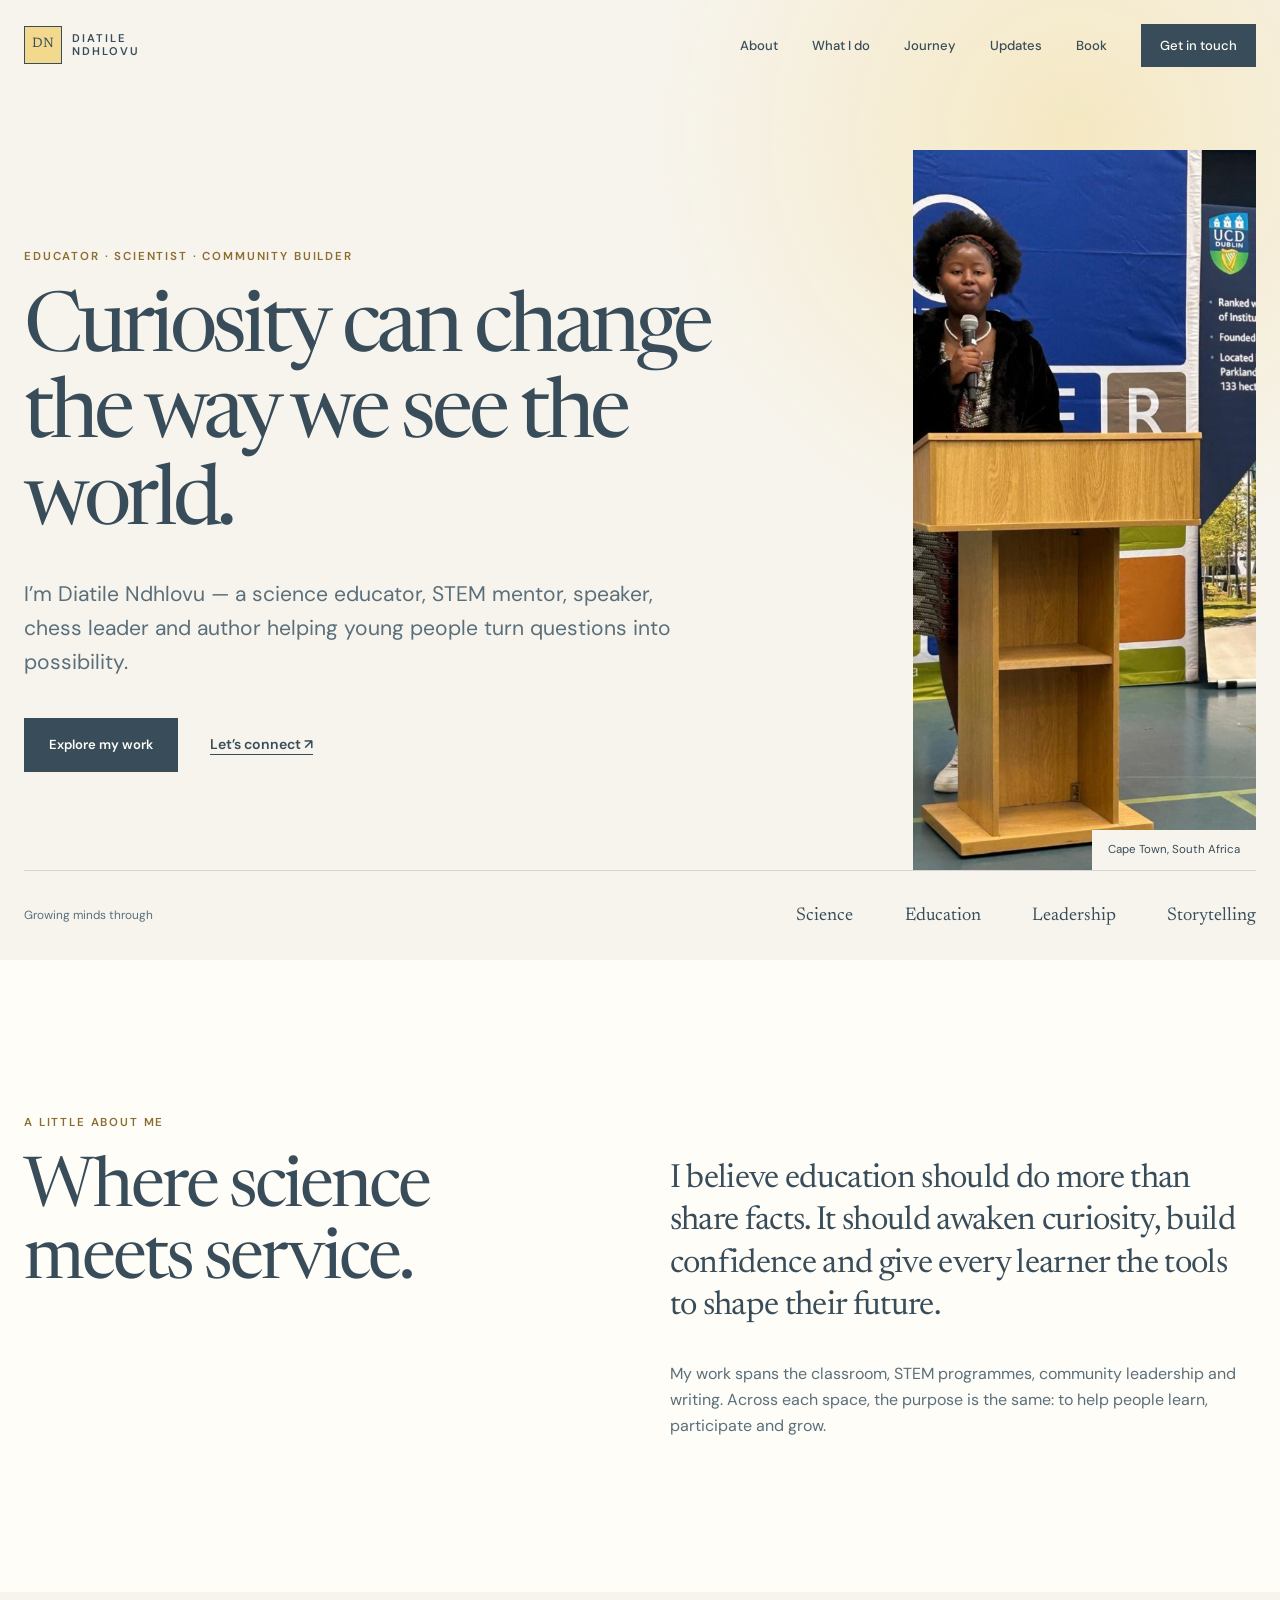
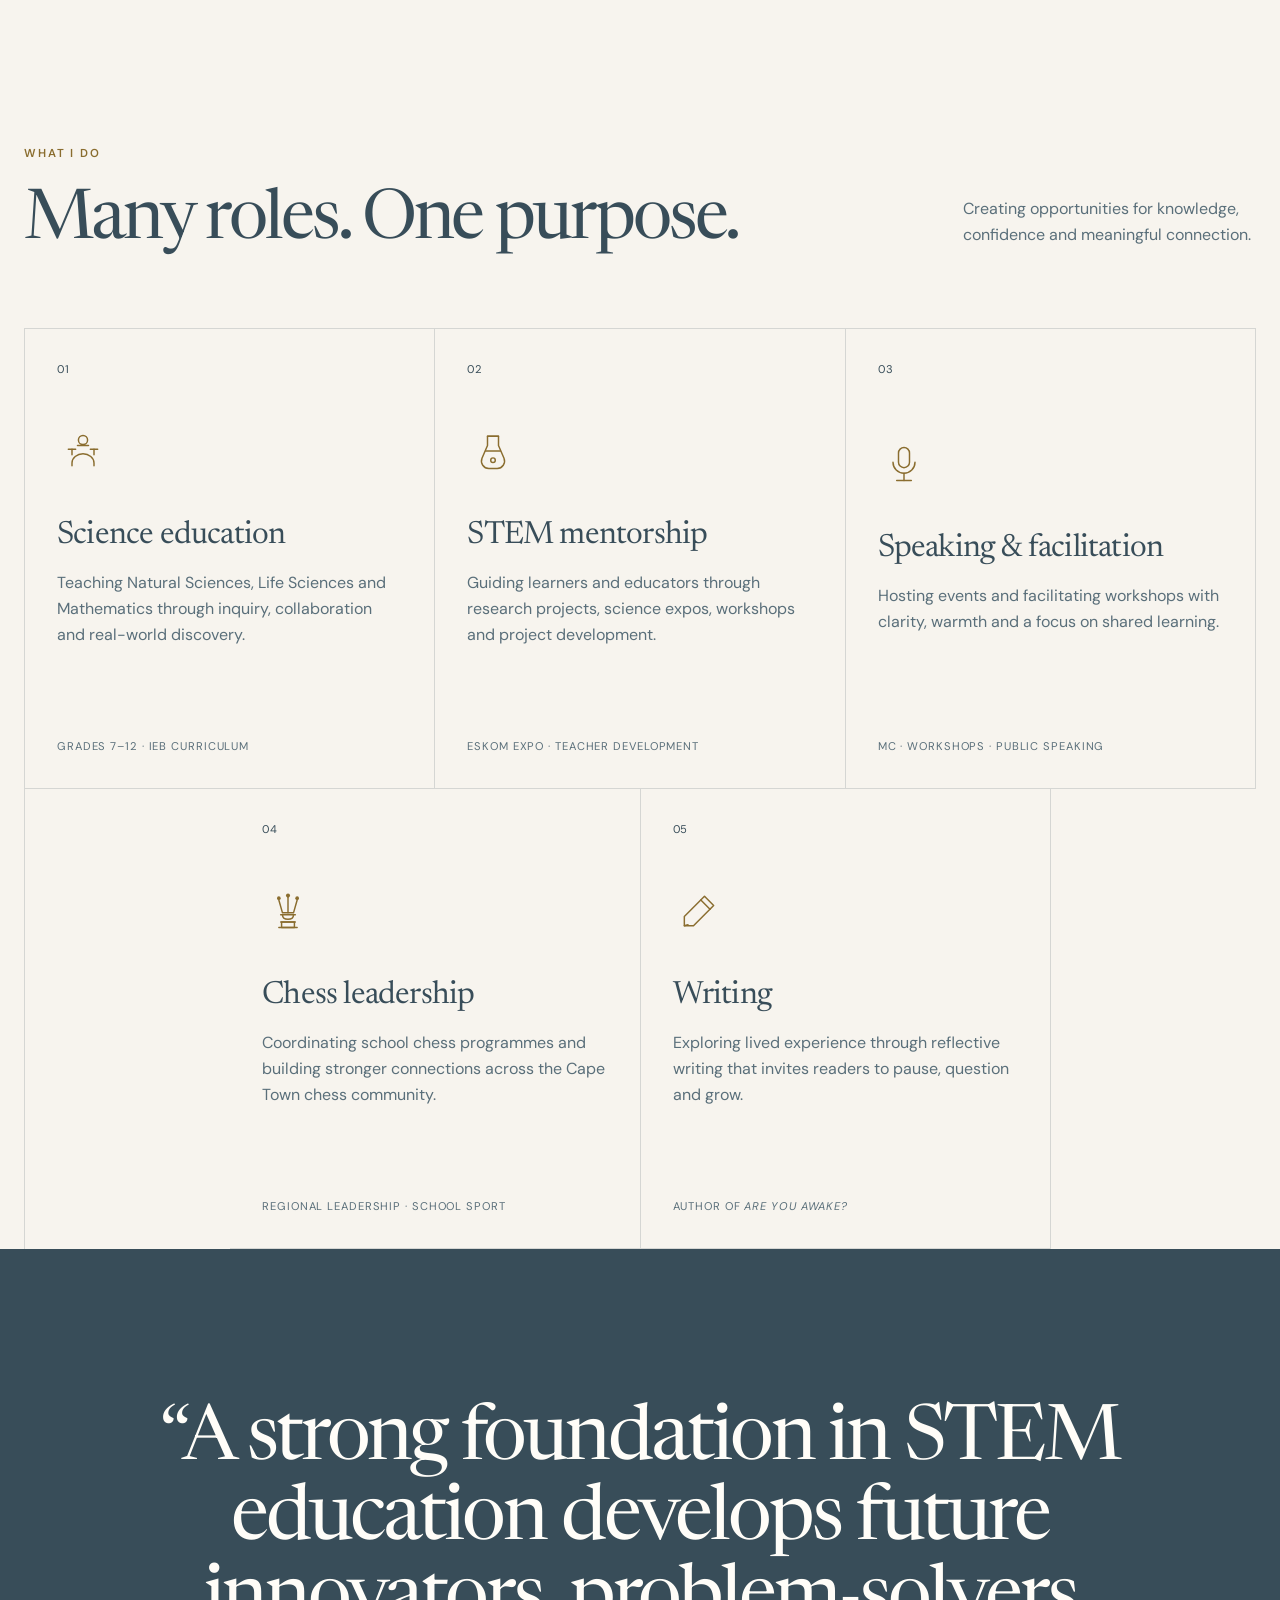
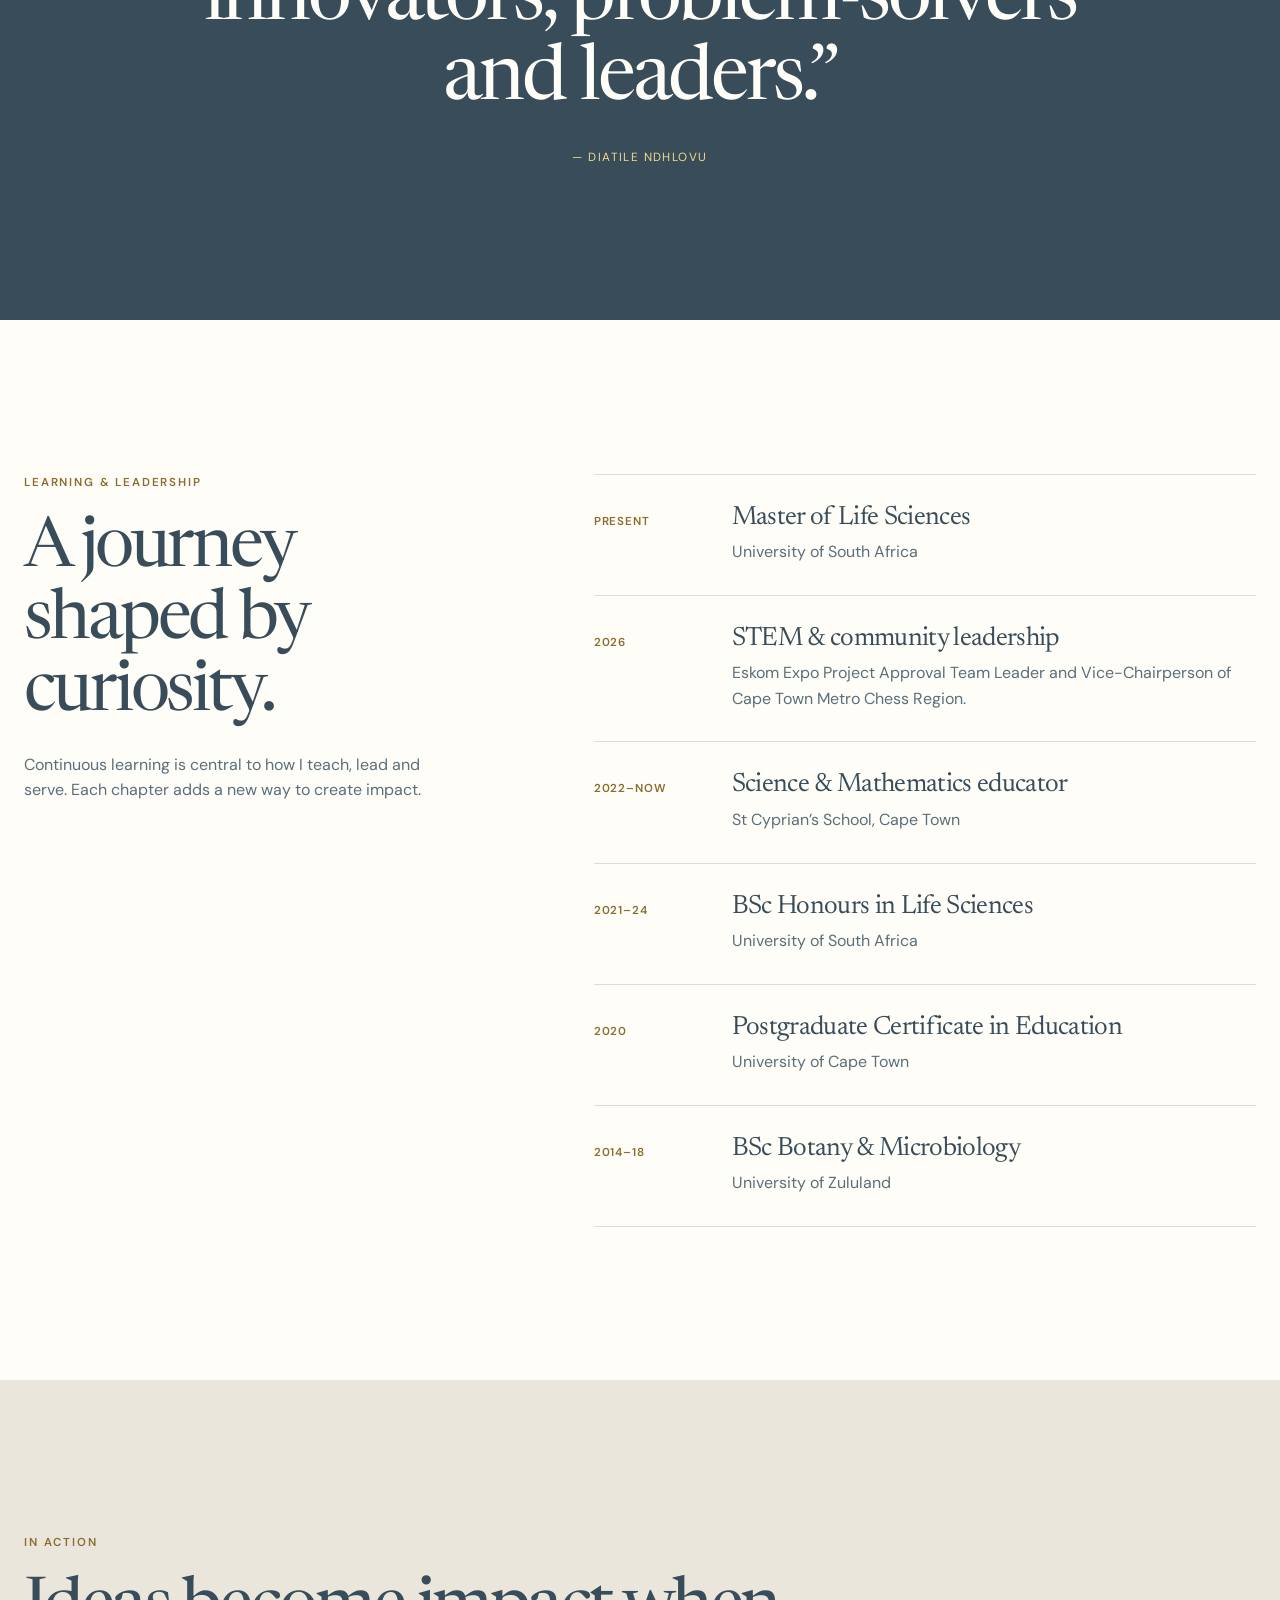
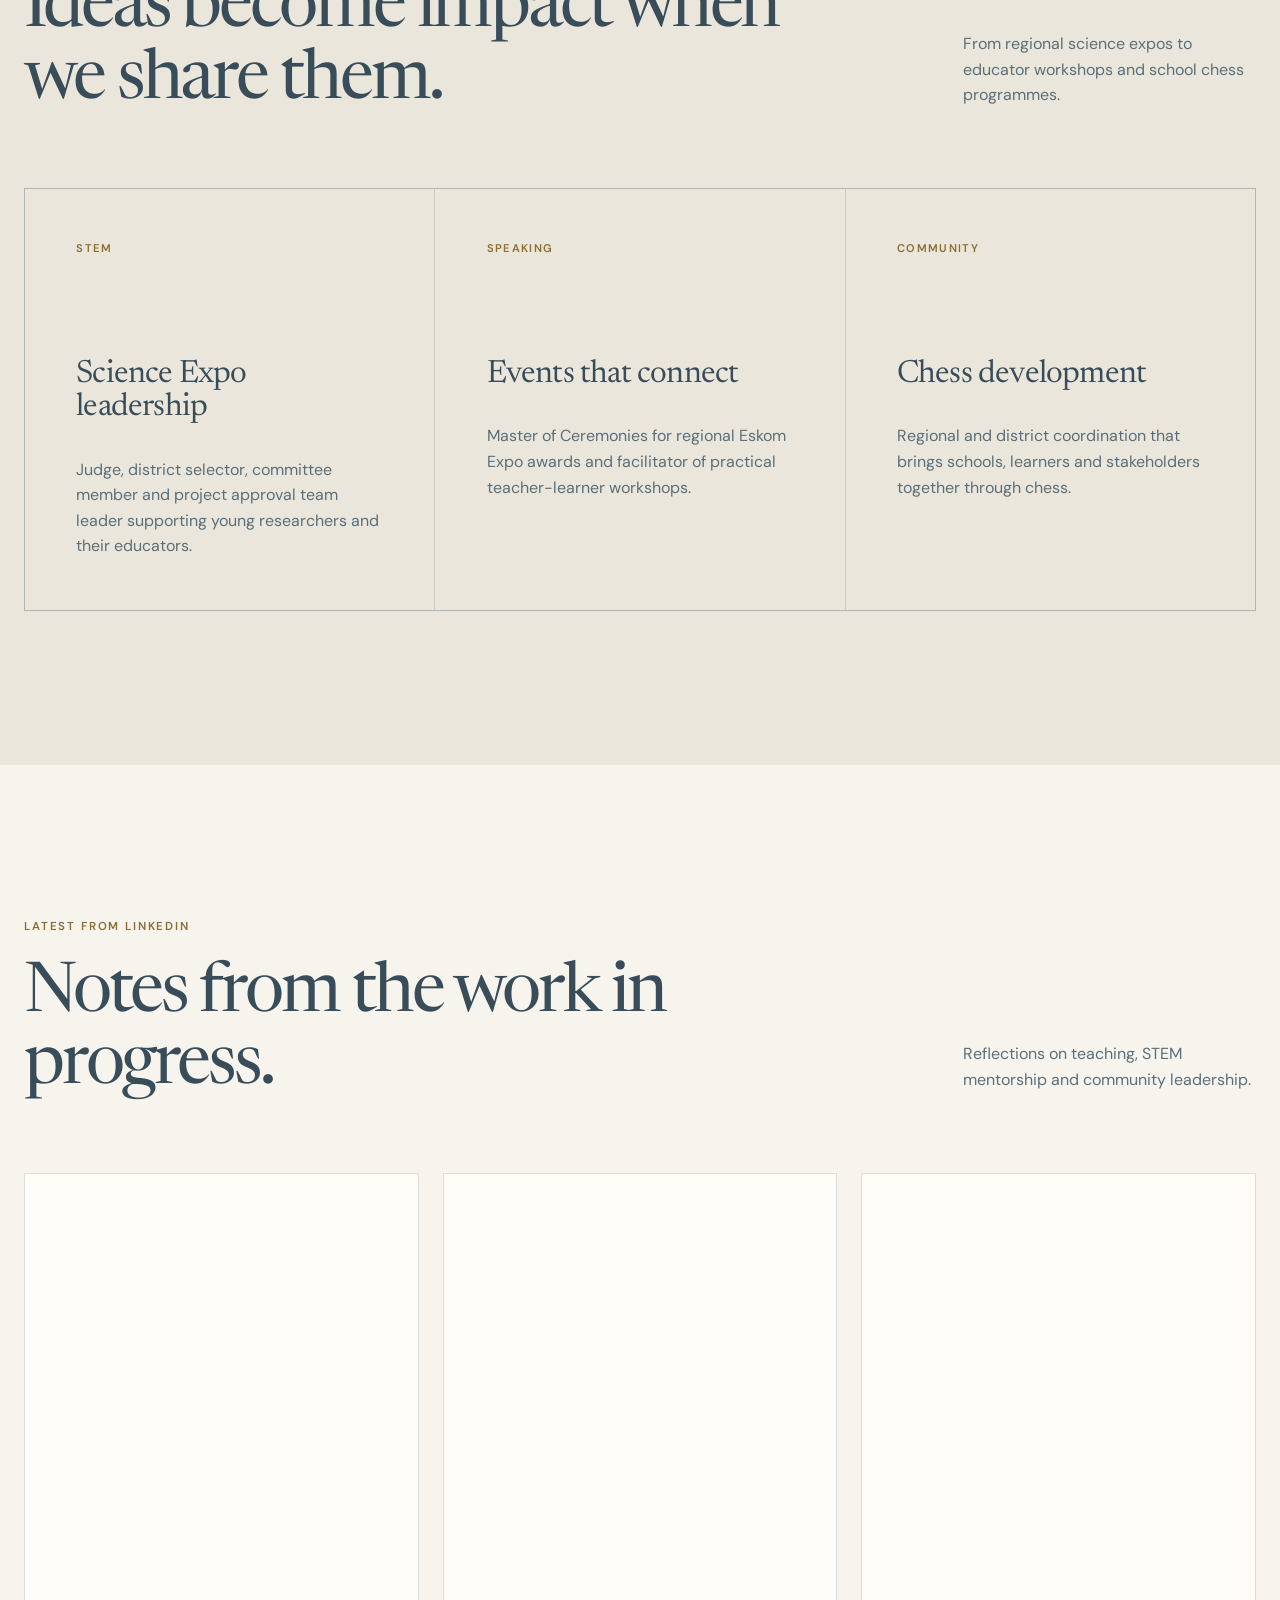
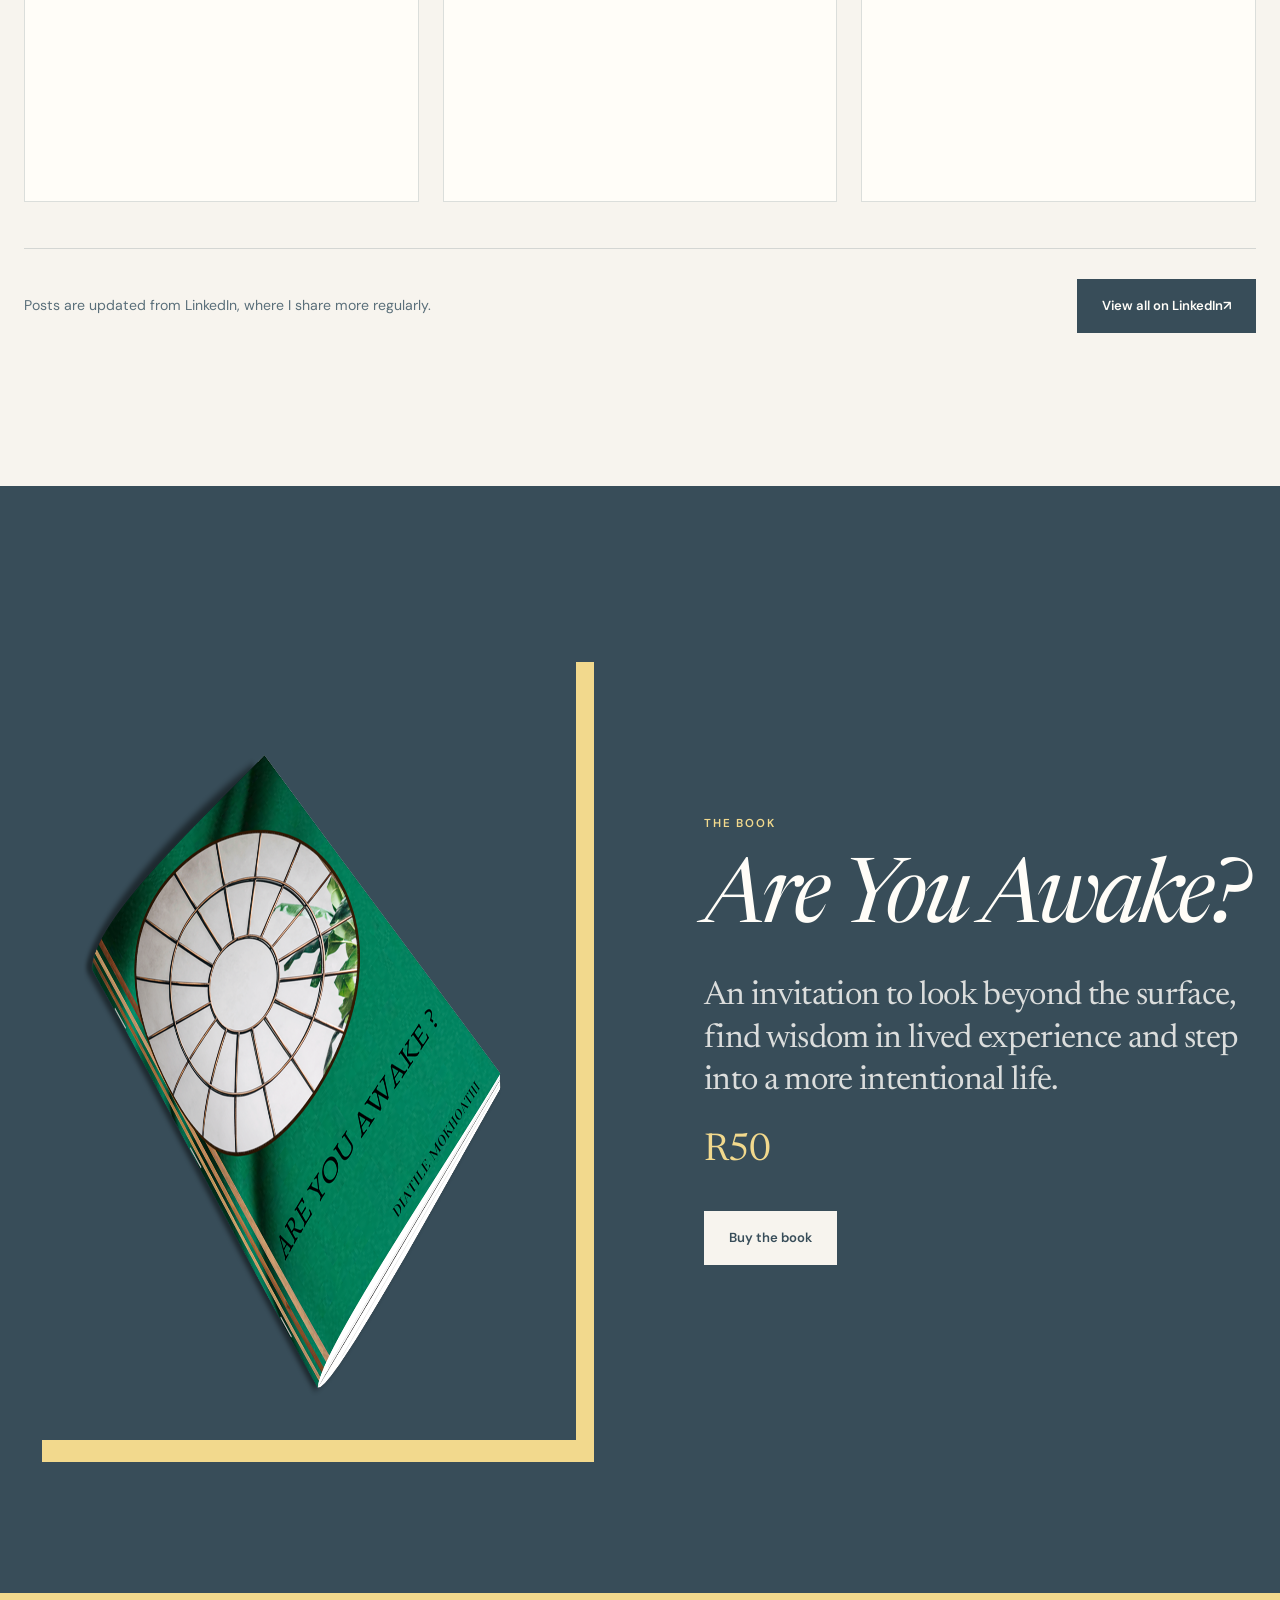
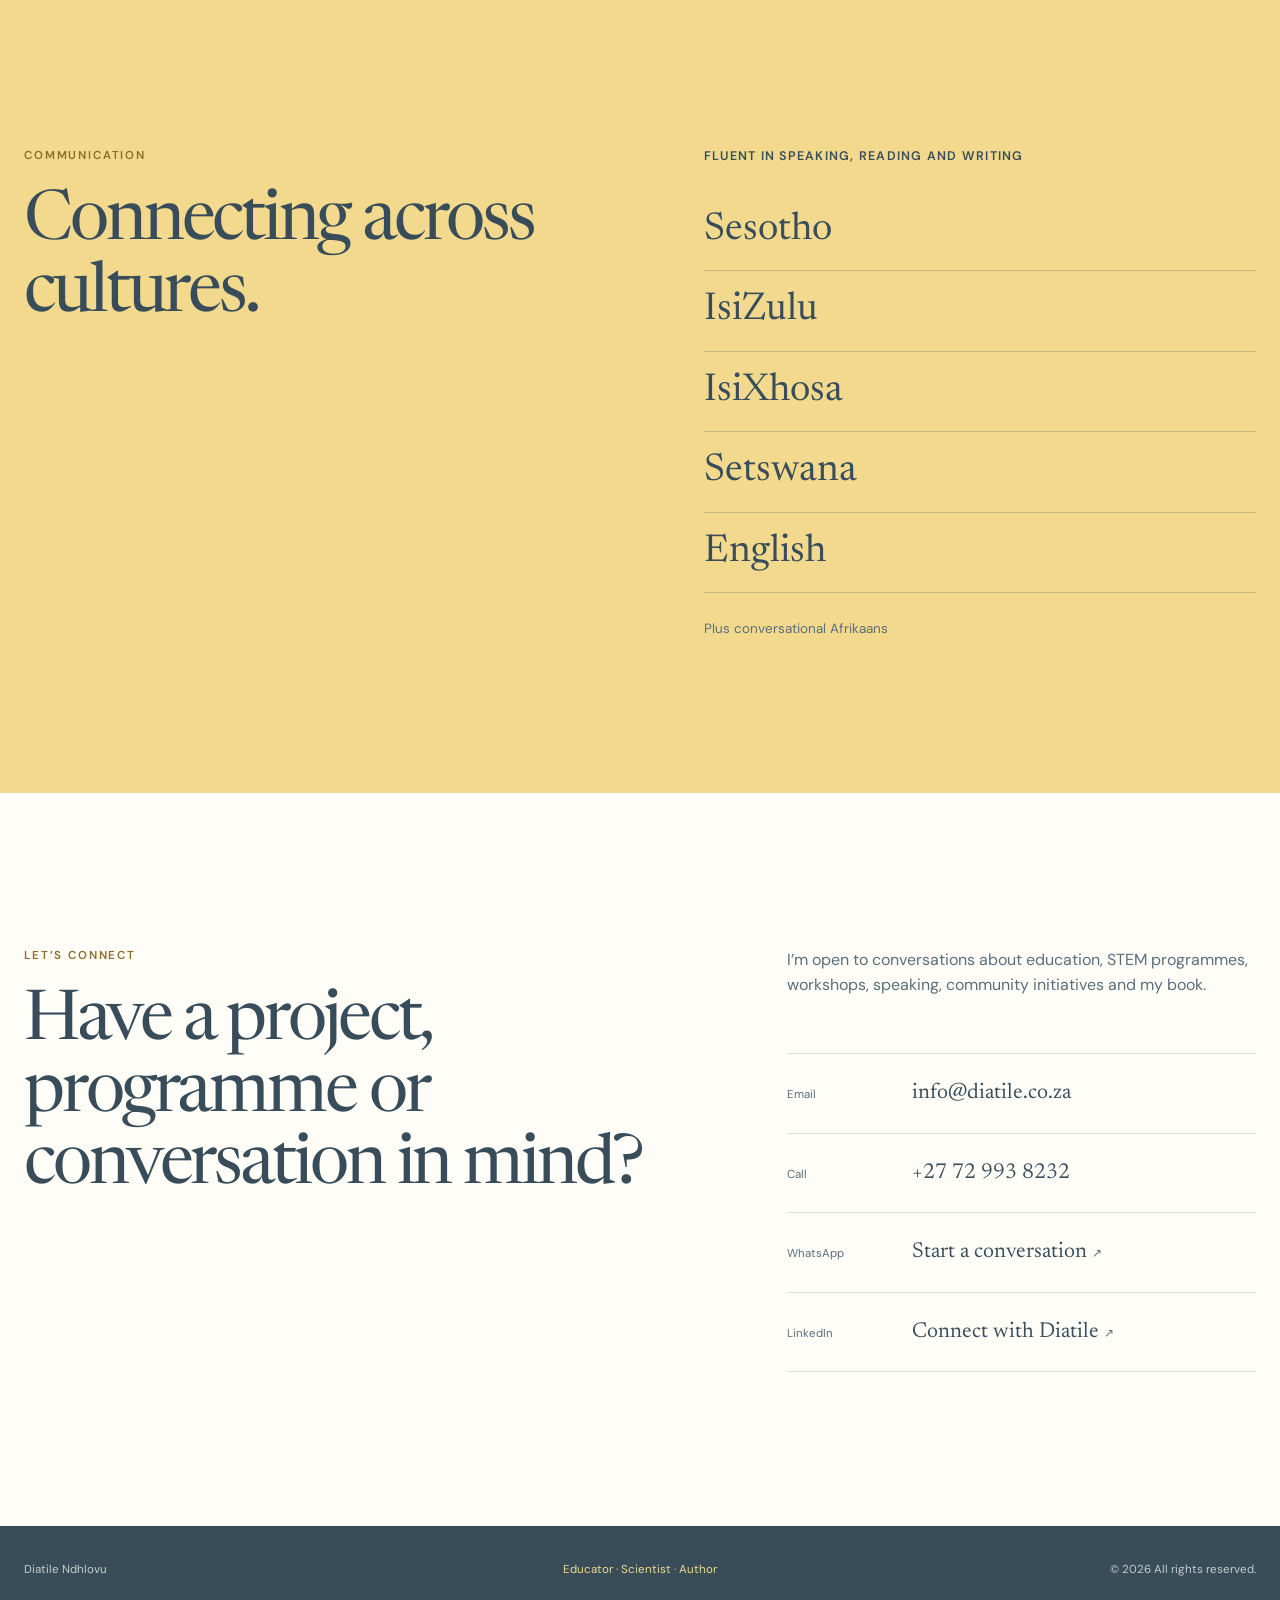
<file: index.html>
<!doctype html>
<html lang="en">
<head>
  <meta charset="utf-8">
  <meta name="viewport" content="width=device-width, initial-scale=1">
  <meta name="description" content="Diatile Ndhlovu is a science educator, STEM mentor, speaker, chess leader and author based in Cape Town, South Africa.">
  <meta name="theme-color" content="#384d59">
  <title>Diatile Ndhlovu | Educator, STEM Mentor &amp; Author</title>
  <link rel="preconnect" href="https://fonts.googleapis.com">
  <link rel="preconnect" href="https://fonts.gstatic.com" crossorigin>
  <link href="https://fonts.googleapis.com/css2?family=DM+Sans:wght@400;500;600&family=Newsreader:opsz,wght@6..72,400;6..72,500&display=swap" rel="stylesheet">
  <link rel="stylesheet" href="assets/css/styles.css">
  <script src="assets/js/main.js" defer></script>
</head>
<body>
  <a class="skip-link" href="#main">Skip to content</a>

  <header class="site-header" data-header>
    <div class="container nav-wrap">
      <a class="brand" href="#top" aria-label="Diatile Ndhlovu, home">
        <span class="brand-mark" aria-hidden="true">DN</span>
        <span class="brand-name">Diatile<br>Ndhlovu</span>
      </a>
      <button class="menu-toggle" type="button" aria-expanded="false" aria-controls="site-nav">
        <span class="sr-only">Toggle navigation</span>
        <span></span><span></span>
      </button>
      <nav id="site-nav" class="site-nav" aria-label="Primary navigation">
        <a href="#about">About</a>
        <a href="#work">What I do</a>
        <a href="#journey">Journey</a>
        <a href="#updates">Updates</a>
        <a href="#book">Book</a>
        <a class="nav-cta" href="#contact">Get in touch</a>
      </nav>
    </div>
  </header>

  <main id="main">
    <section class="hero" id="top">
      <div class="container hero-grid">
        <div class="hero-copy reveal">
          <p class="eyebrow">Educator &middot; Scientist &middot; Community Builder</p>
          <h1>Curiosity can change the way we see the world.</h1>
          <p class="hero-intro">I&rsquo;m Diatile Ndhlovu &mdash; a science educator, STEM mentor, speaker, chess leader and author helping young people turn questions into possibility.</p>
          <div class="hero-actions">
            <a class="button button-dark" href="#work">Explore my work</a>
            <a class="text-link" href="#contact">Let&rsquo;s connect <span aria-hidden="true">&#8599;</span></a>
          </div>
        </div>
        <div class="hero-visual reveal">
          <img src="assets/img/diatile-speaking.png" alt="Diatile Ndhlovu speaking at a podium at an Eskom Expo for Young Scientists event" width="815" height="1024">
          <p class="image-note">Cape Town, South Africa</p>
        </div>
      </div>
      <div class="container hero-foot">
        <p>Growing minds through</p>
        <ul aria-label="Areas of work">
          <li>Science</li>
          <li>Education</li>
          <li>Leadership</li>
          <li>Storytelling</li>
        </ul>
      </div>
    </section>

    <section class="section intro-section" id="about">
      <div class="container split-heading reveal">
        <div>
          <p class="eyebrow">A little about me</p>
          <h2>Where science meets service.</h2>
        </div>
        <div class="prose">
          <p class="lead">I believe education should do more than share facts. It should awaken curiosity, build confidence and give every learner the tools to shape their future.</p>
          <p>My work spans the classroom, STEM programmes, community leadership and writing. Across each space, the purpose is the same: to help people learn, participate and grow.</p>
        </div>
      </div>
    </section>

    <section class="section work-section" id="work">
      <div class="container">
        <div class="section-heading reveal">
          <div>
            <p class="eyebrow">What I do</p>
            <h2>Many roles. One purpose.</h2>
          </div>
          <p>Creating opportunities for knowledge, confidence and meaningful connection.</p>
        </div>

        <div class="work-grid">
          <article class="work-card reveal">
            <span class="card-number">01</span>
            <div class="card-icon" aria-hidden="true">
              <svg viewBox="0 0 48 48" fill="none" stroke="currentColor" stroke-width="1.6" stroke-linecap="round" stroke-linejoin="round">
                <circle cx="24" cy="12" r="5"/>
                <path d="M12 40v-3c0-5.5 5.4-10 12-10s12 4.5 12 10v3"/>
                <path d="M8 22h8M32 22h8"/>
                <path d="M12 22v6M36 22v6"/>
                <path d="M18 18h12"/>
              </svg>
            </div>
            <h3>Science education</h3>
            <p>Teaching Natural Sciences, Life Sciences and Mathematics through inquiry, collaboration and real-world discovery.</p>
            <p class="card-meta">Grades 7&ndash;12 &middot; IEB curriculum</p>
          </article>
          <article class="work-card reveal">
            <span class="card-number">02</span>
            <div class="card-icon" aria-hidden="true">
              <svg viewBox="0 0 48 48" fill="none" stroke="currentColor" stroke-width="1.6" stroke-linecap="round" stroke-linejoin="round">
                <path d="M18 8h12v10l6 14a8 8 0 0 1-7.5 11H19.5A8 8 0 0 1 12 32l6-14V8Z"/>
                <path d="M18 8h12"/>
                <path d="M16 24h16"/>
                <circle cx="24" cy="34" r="2.5"/>
              </svg>
            </div>
            <h3>STEM mentorship</h3>
            <p>Guiding learners and educators through research projects, science expos, workshops and project development.</p>
            <p class="card-meta">Eskom Expo &middot; Teacher development</p>
          </article>
          <article class="work-card reveal">
            <span class="card-number">03</span>
            <div class="card-icon" aria-hidden="true">
              <svg viewBox="0 0 48 48" fill="none" stroke="currentColor" stroke-width="1.6" stroke-linecap="round" stroke-linejoin="round">
                <rect x="18" y="6" width="12" height="22" rx="6"/>
                <path d="M12 22a12 12 0 0 0 24 0"/>
                <path d="M24 34v8"/>
                <path d="M16 42h16"/>
              </svg>
            </div>
            <h3>Speaking &amp; facilitation</h3>
            <p>Hosting events and facilitating workshops with clarity, warmth and a focus on shared learning.</p>
            <p class="card-meta">MC &middot; Workshops &middot; Public speaking</p>
          </article>
          <article class="work-card reveal">
            <span class="card-number">04</span>
            <div class="card-icon" aria-hidden="true">
              <svg viewBox="0 0 48 48" fill="none" stroke="currentColor" stroke-width="1.6" stroke-linecap="round" stroke-linejoin="round">
                <circle cx="14" cy="10" r="2" fill="currentColor" stroke="none"/>
                <circle cx="24" cy="7" r="2.2" fill="currentColor" stroke="none"/>
                <circle cx="34" cy="10" r="2" fill="currentColor" stroke="none"/>
                <path d="M14 12l4 14h12l4-14"/>
                <path d="M24 9v17"/>
                <path d="M16 28h16"/>
                <path d="M18 28c0 3 1.5 5 6 5s6-2 6-5"/>
                <path d="M16 36h16"/>
                <path d="M14 42h20"/>
                <path d="M17 36h14v6H17z"/>
              </svg>
            </div>
            <h3>Chess leadership</h3>
            <p>Coordinating school chess programmes and building stronger connections across the Cape Town chess community.</p>
            <p class="card-meta">Regional leadership &middot; School sport</p>
          </article>
          <article class="work-card reveal">
            <span class="card-number">05</span>
            <div class="card-icon" aria-hidden="true">
              <svg viewBox="0 0 48 48" fill="none" stroke="currentColor" stroke-width="1.6" stroke-linecap="round" stroke-linejoin="round">
                <path d="M30 8l10 10L18 40H8V30L30 8Z"/>
                <path d="M26 12l10 10"/>
                <path d="M8 40l4-1"/>
              </svg>
            </div>
            <h3>Writing</h3>
            <p>Exploring lived experience through reflective writing that invites readers to pause, question and grow.</p>
            <p class="card-meta">Author of <em>Are You Awake?</em></p>
          </article>
        </div>
      </div>
    </section>

    <section class="section quote-band">
      <div class="container reveal">
        <blockquote>&ldquo;A strong foundation in STEM education develops future innovators, problem-solvers and leaders.&rdquo;</blockquote>
        <p>&mdash; Diatile Ndhlovu</p>
      </div>
    </section>

    <section class="section journey-section" id="journey">
      <div class="container journey-grid">
        <div class="journey-intro reveal">
          <p class="eyebrow">Learning &amp; leadership</p>
          <h2>A journey shaped by curiosity.</h2>
          <p>Continuous learning is central to how I teach, lead and serve. Each chapter adds a new way to create impact.</p>
        </div>
        <div class="timeline">
          <article class="timeline-item reveal">
            <p class="timeline-date">Present</p>
            <div>
              <h3>Master of Life Sciences</h3>
              <p>University of South Africa</p>
            </div>
          </article>
          <article class="timeline-item reveal">
            <p class="timeline-date">2026</p>
            <div>
              <h3>STEM &amp; community leadership</h3>
              <p>Eskom Expo Project Approval Team Leader and Vice-Chairperson of Cape Town Metro Chess Region.</p>
            </div>
          </article>
          <article class="timeline-item reveal">
            <p class="timeline-date">2022&ndash;now</p>
            <div>
              <h3>Science &amp; Mathematics educator</h3>
              <p>St Cyprian&rsquo;s School, Cape Town</p>
            </div>
          </article>
          <article class="timeline-item reveal">
            <p class="timeline-date">2021&ndash;24</p>
            <div>
              <h3>BSc Honours in Life Sciences</h3>
              <p>University of South Africa</p>
            </div>
          </article>
          <article class="timeline-item reveal">
            <p class="timeline-date">2020</p>
            <div>
              <h3>Postgraduate Certificate in Education</h3>
              <p>University of Cape Town</p>
            </div>
          </article>
          <article class="timeline-item reveal">
            <p class="timeline-date">2014&ndash;18</p>
            <div>
              <h3>BSc Botany &amp; Microbiology</h3>
              <p>University of Zululand</p>
            </div>
          </article>
        </div>
      </div>
    </section>

    <section class="section impact-section">
      <div class="container">
        <div class="section-heading reveal">
          <div>
            <p class="eyebrow">In action</p>
            <h2>Ideas become impact when we share them.</h2>
          </div>
          <p>From regional science expos to educator workshops and school chess programmes.</p>
        </div>
        <div class="impact-grid">
          <article class="impact-card reveal">
            <p class="impact-label">STEM</p>
            <h3>Science Expo leadership</h3>
            <p>Judge, district selector, committee member and project approval team leader supporting young researchers and their educators.</p>
          </article>
          <article class="impact-card reveal">
            <p class="impact-label">Speaking</p>
            <h3>Events that connect</h3>
            <p>Master of Ceremonies for regional Eskom Expo awards and facilitator of practical teacher-learner workshops.</p>
          </article>
          <article class="impact-card reveal">
            <p class="impact-label">Community</p>
            <h3>Chess development</h3>
            <p>Regional and district coordination that brings schools, learners and stakeholders together through chess.</p>
          </article>
        </div>
      </div>
    </section>

    <section class="section updates-section" id="updates">
      <div class="container">
        <div class="section-heading reveal">
          <div>
            <p class="eyebrow">Latest from LinkedIn</p>
            <h2>Notes from the work in progress.</h2>
          </div>
          <p>Reflections on teaching, STEM mentorship and community leadership.</p>
        </div>

        <div class="updates-grid">
          <!--
            To swap a featured post: open it on LinkedIn, click the three-dot
            menu, choose "Embed this post", and replace the iframe below.
            Keep the surrounding .update-slot wrapper so the layout stays intact.
          -->
          <div class="update-slot reveal">
            <iframe src="https://www.linkedin.com/embed/feed/update/urn:li:ugcPost:7469336379794280448?collapsed=1" height="627" width="504" frameborder="0" allowfullscreen="" title="Embedded LinkedIn post" loading="lazy"></iframe>
          </div>
          <div class="update-slot reveal">
            <iframe src="https://www.linkedin.com/embed/feed/update/urn:li:ugcPost:7427776129811484672?collapsed=1" height="627" width="504" frameborder="0" allowfullscreen="" title="Embedded LinkedIn post" loading="lazy"></iframe>
          </div>
          <div class="update-slot reveal">
            <iframe src="https://www.linkedin.com/embed/feed/update/urn:li:ugcPost:7330540380733566976?collapsed=1" height="627" width="504" frameborder="0" allowfullscreen="" title="Embedded LinkedIn post" loading="lazy"></iframe>
          </div>
        </div>

        <div class="updates-foot reveal">
          <p>Posts are updated from LinkedIn, where I share more regularly.</p>
          <a class="button button-dark" href="https://www.linkedin.com/in/diatile-ndhlovu-468175139/" target="_blank" rel="noopener">
            View all on LinkedIn <span aria-hidden="true">&#8599;</span>
          </a>
        </div>
      </div>
    </section>

    <section class="section book-section" id="book">
      <div class="container book-grid">
        <div class="book-visual reveal">
          <img src="assets/img/are-you-awake.png" alt="Cover of the book Are You Awake? by Diatile Ndhlovu" width="1200" height="800">
        </div>
        <div class="book-copy reveal">
          <p class="eyebrow">The book</p>
          <h2><em>Are You Awake?</em></h2>
          <p class="lead">An invitation to look beyond the surface, find wisdom in lived experience and step into a more intentional life.</p>
          <p class="book-price">R50</p>
          <a class="button button-light" href="buy-book.php">Buy the book</a>
        </div>
      </div>
    </section>

    <section class="section languages-section">
      <div class="container languages-grid reveal">
        <div>
          <p class="eyebrow">Communication</p>
          <h2>Connecting across cultures.</h2>
        </div>
        <div>
          <p>Fluent in speaking, reading and writing</p>
          <ul class="language-list">
            <li>Sesotho</li>
            <li>IsiZulu</li>
            <li>IsiXhosa</li>
            <li>Setswana</li>
            <li>English</li>
          </ul>
          <p class="language-note">Plus conversational Afrikaans</p>
        </div>
      </div>
    </section>

    <section class="section contact-section" id="contact">
      <div class="container contact-grid">
        <div class="reveal">
          <p class="eyebrow">Let&rsquo;s connect</p>
          <h2>Have a project, programme or conversation in mind?</h2>
        </div>
        <div class="contact-details reveal">
          <p>I&rsquo;m open to conversations about education, STEM programmes, workshops, speaking, community initiatives and my book.</p>
          <a class="contact-link" href="mailto:info@diatile.co.za">
            <span>Email</span>
            <strong>info@diatile.co.za</strong>
          </a>
          <a class="contact-link" href="tel:+27729938232">
            <span>Call</span>
            <strong>+27 72 993 8232</strong>
          </a>
          <a class="contact-link" href="https://wa.me/27729938232" target="_blank" rel="noopener">
            <span>WhatsApp</span>
            <strong>Start a conversation <span aria-hidden="true">&#8599;</span></strong>
          </a>
          <a class="contact-link" href="https://www.linkedin.com/in/diatile-ndhlovu-468175139/" target="_blank" rel="noopener">
            <span>LinkedIn</span>
            <strong>Connect with Diatile <span aria-hidden="true">&#8599;</span></strong>
          </a>
        </div>
      </div>
    </section>
  </main>

  <footer class="site-footer">
    <div class="container footer-inner">
      <p>Diatile Ndhlovu</p>
      <p>Educator &middot; Scientist &middot; Author</p>
      <p>&copy; <span data-year></span> All rights reserved.</p>
    </div>
  </footer>
</body>
</html>
</file>
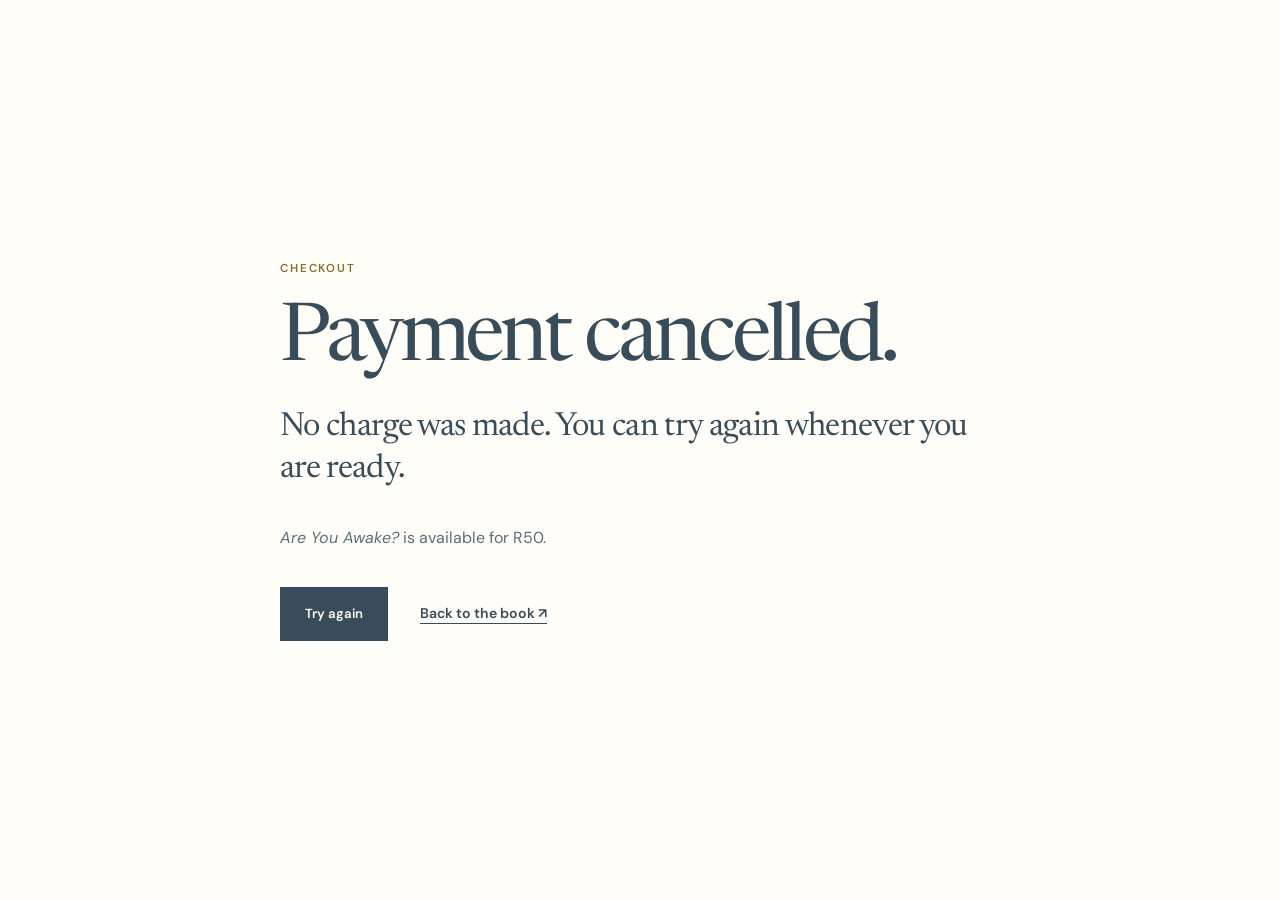
<file: payment-cancel.html>
<!doctype html>
<html lang="en">
<head>
  <meta charset="utf-8">
  <meta name="viewport" content="width=device-width, initial-scale=1">
  <meta name="theme-color" content="#384d59">
  <title>Payment cancelled | Diatile Ndhlovu</title>
  <link rel="preconnect" href="https://fonts.googleapis.com">
  <link rel="preconnect" href="https://fonts.gstatic.com" crossorigin>
  <link href="https://fonts.googleapis.com/css2?family=DM+Sans:wght@400;500;600&family=Newsreader:opsz,wght@6..72,400;6..72,500&display=swap" rel="stylesheet">
  <link rel="stylesheet" href="assets/css/styles.css">
</head>
<body>
  <main class="section contact-section" style="min-height: 100vh; display: grid; align-content: center;">
    <div class="container" style="max-width: 720px;">
      <p class="eyebrow">Checkout</p>
      <h1 style="font-size: clamp(3rem, 8vw, 5rem); margin-bottom: 24px;">Payment cancelled.</h1>
      <p class="lead">No charge was made. You can try again whenever you are ready.</p>
      <p style="color: var(--ink-soft); margin-bottom: 36px;"><em>Are You Awake?</em> is available for R50.</p>
      <div class="hero-actions">
        <a class="button button-dark" href="buy-book.php">Try again</a>
        <a class="text-link" href="index.html#book">Back to the book <span aria-hidden="true">&#8599;</span></a>
      </div>
    </div>
  </main>
</body>
</html>
</file>
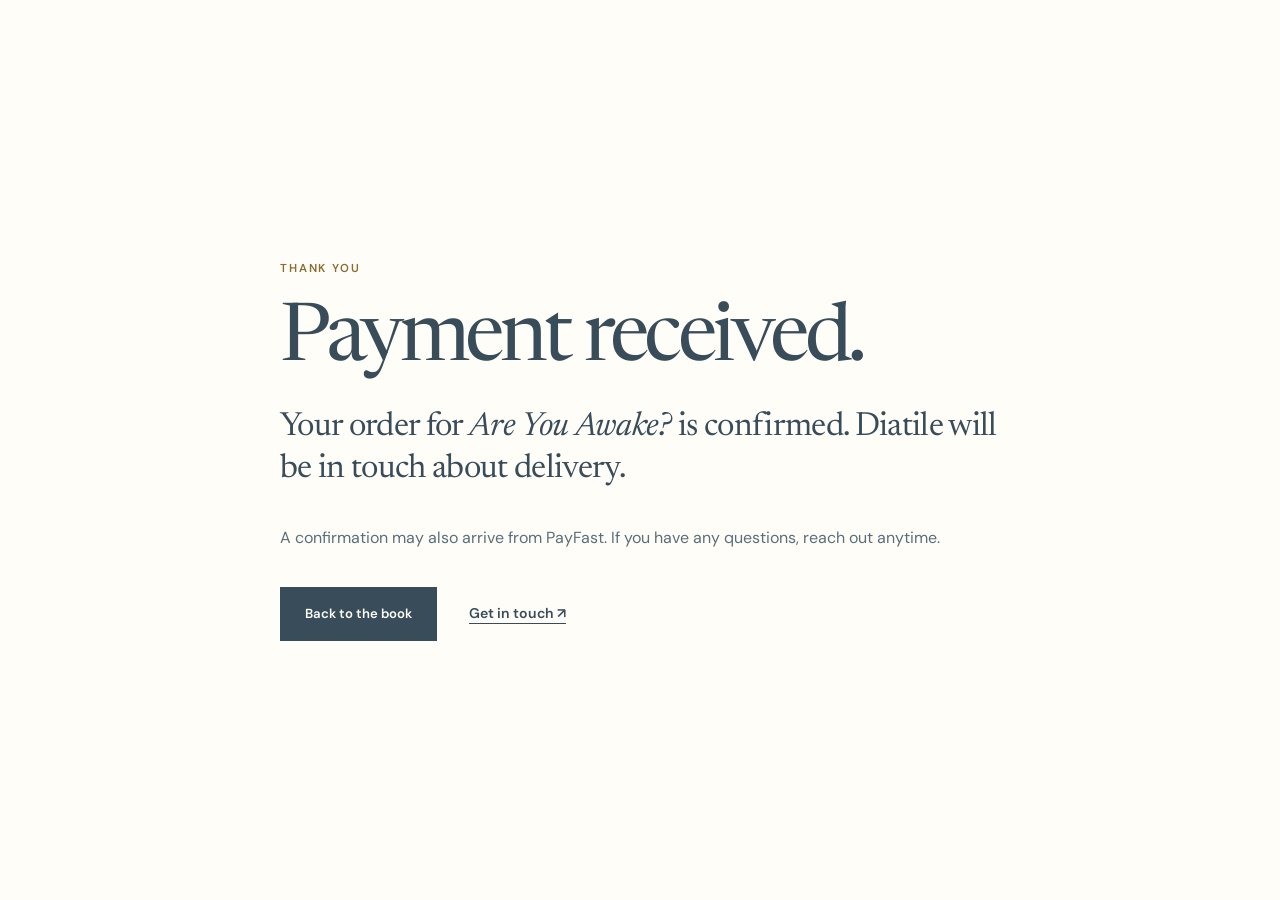
<file: payment-success.html>
<!doctype html>
<html lang="en">
<head>
  <meta charset="utf-8">
  <meta name="viewport" content="width=device-width, initial-scale=1">
  <meta name="theme-color" content="#384d59">
  <title>Payment successful | Diatile Ndhlovu</title>
  <link rel="preconnect" href="https://fonts.googleapis.com">
  <link rel="preconnect" href="https://fonts.gstatic.com" crossorigin>
  <link href="https://fonts.googleapis.com/css2?family=DM+Sans:wght@400;500;600&family=Newsreader:opsz,wght@6..72,400;6..72,500&display=swap" rel="stylesheet">
  <link rel="stylesheet" href="assets/css/styles.css">
</head>
<body>
  <main class="section contact-section" style="min-height: 100vh; display: grid; align-content: center;">
    <div class="container" style="max-width: 720px;">
      <p class="eyebrow">Thank you</p>
      <h1 style="font-size: clamp(3rem, 8vw, 5rem); margin-bottom: 24px;">Payment received.</h1>
      <p class="lead">Your order for <em>Are You Awake?</em> is confirmed. Diatile will be in touch about delivery.</p>
      <p style="color: var(--ink-soft); margin-bottom: 36px;">A confirmation may also arrive from PayFast. If you have any questions, reach out anytime.</p>
      <div class="hero-actions">
        <a class="button button-dark" href="index.html#book">Back to the book</a>
        <a class="text-link" href="index.html#contact">Get in touch <span aria-hidden="true">&#8599;</span></a>
      </div>
    </div>
  </main>
</body>
</html>
</file>
<file: assets/css/styles.css>
:root {
  --ink: #384d59;
  --ink-soft: #5a6f7a;
  --paper: #f7f4ee;
  --paper-deep: #ebe6db;
  --white: #fffdf8;
  --gold: #f2d98d;
  --gold-deep: #8a6d2f;
  --line: rgba(56, 77, 89, 0.18);
  --serif: "Newsreader", Georgia, serif;
  --sans: "DM Sans", Arial, sans-serif;
  --container: 1240px;
  --radius: 2px;
}

*,
*::before,
*::after {
  box-sizing: border-box;
}

html {
  scroll-behavior: smooth;
  scroll-padding-top: 90px;
}

body {
  margin: 0;
  color: var(--ink);
  background: var(--paper);
  font-family: var(--sans);
  font-size: 16px;
  line-height: 1.6;
  -webkit-font-smoothing: antialiased;
}

body.menu-open {
  overflow: hidden;
}

img {
  display: block;
  max-width: 100%;
}

a {
  color: inherit;
}

button,
a {
  -webkit-tap-highlight-color: transparent;
}

h1,
h2,
h3,
p,
blockquote,
figure {
  margin-top: 0;
}

h1,
h2,
h3,
blockquote {
  font-family: var(--serif);
  font-weight: 400;
  line-height: 1.04;
}

h1 {
  max-width: 900px;
  margin-bottom: 30px;
  font-size: clamp(3.4rem, 6.5vw, 6.7rem);
  letter-spacing: -0.052em;
}

h2 {
  margin-bottom: 22px;
  font-size: clamp(3rem, 5.4vw, 5.8rem);
  letter-spacing: -0.045em;
}

h3 {
  font-size: 2rem;
  letter-spacing: -0.025em;
}

.container {
  width: min(calc(100% - 48px), var(--container));
  margin-inline: auto;
}

.section {
  padding-block: clamp(90px, 12vw, 170px);
}

.eyebrow {
  margin-bottom: 22px;
  color: var(--gold-deep);
  font-size: 0.72rem;
  font-weight: 600;
  letter-spacing: 0.16em;
  text-transform: uppercase;
}

.lead {
  font-family: var(--serif);
  font-size: clamp(1.55rem, 2.6vw, 2.35rem);
  line-height: 1.27;
  letter-spacing: -0.02em;
}

.sr-only {
  position: absolute;
  width: 1px;
  height: 1px;
  padding: 0;
  overflow: hidden;
  clip: rect(0, 0, 0, 0);
  white-space: nowrap;
  border: 0;
}

.skip-link {
  position: fixed;
  z-index: 1000;
  top: 12px;
  left: 12px;
  padding: 10px 16px;
  color: var(--white);
  background: var(--ink);
  transform: translateY(-150%);
}

.skip-link:focus {
  transform: translateY(0);
}

.site-header {
  position: fixed;
  z-index: 100;
  top: 0;
  right: 0;
  left: 0;
  transition: background 200ms ease, box-shadow 200ms ease;
}

.site-header.is-scrolled {
  background: rgba(245, 242, 235, 0.94);
  box-shadow: 0 1px 0 var(--line);
  backdrop-filter: blur(14px);
}

.nav-wrap {
  display: flex;
  align-items: center;
  justify-content: space-between;
  min-height: 90px;
}

.brand {
  position: relative;
  z-index: 2;
  display: inline-flex;
  gap: 10px;
  align-items: center;
  text-decoration: none;
}

.brand-mark {
  display: grid;
  width: 38px;
  height: 38px;
  border: 1px solid var(--ink);
  background: var(--gold);
  font-family: var(--serif);
  font-size: 0.85rem;
  place-items: center;
}

.brand-name {
  font-size: 0.7rem;
  font-weight: 600;
  line-height: 1.18;
  letter-spacing: 0.18em;
  text-transform: uppercase;
}

.site-nav {
  display: flex;
  align-items: center;
  gap: 34px;
}

.site-nav a {
  font-size: 0.82rem;
  font-weight: 500;
  text-decoration: none;
}

.site-nav a:not(.nav-cta) {
  position: relative;
}

.site-nav a:not(.nav-cta)::after {
  position: absolute;
  right: 0;
  bottom: -5px;
  left: 0;
  height: 1px;
  background: currentcolor;
  content: "";
  transform: scaleX(0);
  transform-origin: right;
  transition: transform 180ms ease;
}

.site-nav a:hover::after,
.site-nav a:focus-visible::after {
  transform: scaleX(1);
  transform-origin: left;
}

.nav-cta {
  padding: 11px 19px;
  color: var(--white);
  background: var(--ink);
}

.menu-toggle {
  display: none;
}

.hero {
  padding-top: 150px;
  overflow: hidden;
  background:
    radial-gradient(circle at 84% 14%, rgba(242, 217, 141, 0.45), transparent 32%),
    var(--paper);
}

.hero-grid {
  display: grid;
  grid-template-columns: minmax(0, 1.4fr) minmax(300px, 0.6fr);
  gap: clamp(40px, 7vw, 110px);
  align-items: center;
  min-height: calc(100vh - 240px);
}

.hero-copy {
  padding-block: 60px;
}

.hero-intro {
  max-width: 690px;
  margin-bottom: 38px;
  color: var(--ink-soft);
  font-size: clamp(1.15rem, 1.65vw, 1.4rem);
}

.hero-actions {
  display: flex;
  gap: 32px;
  align-items: center;
}

.button {
  display: inline-flex;
  align-items: center;
  justify-content: center;
  min-height: 54px;
  padding: 14px 24px;
  border: 1px solid transparent;
  font-size: 0.82rem;
  font-weight: 600;
  text-decoration: none;
  transition: transform 180ms ease, background 180ms ease, color 180ms ease;
}

.button:hover {
  transform: translateY(-2px);
}

.button-dark {
  color: var(--white);
  background: var(--ink);
}

.button-dark:hover {
  background: #142730;
}

.button-light {
  color: var(--ink);
  background: var(--paper);
}

.text-link {
  font-size: 0.88rem;
  font-weight: 600;
  text-underline-offset: 5px;
}

.hero-visual {
  position: relative;
  align-self: end;
}

.hero-visual img {
  width: 100%;
  max-height: 720px;
  object-fit: cover;
}

.image-note {
  position: absolute;
  right: 0;
  bottom: 0;
  margin: 0;
  padding: 11px 16px;
  background: var(--paper);
  font-size: 0.72rem;
}

.hero-foot {
  display: flex;
  align-items: center;
  justify-content: space-between;
  padding-block: 30px;
  border-top: 1px solid var(--line);
}

.hero-foot p {
  margin: 0;
  color: var(--ink-soft);
  font-size: 0.74rem;
}

.hero-foot ul {
  display: flex;
  gap: clamp(18px, 4vw, 62px);
  margin: 0;
  padding: 0;
  list-style: none;
}

.hero-foot li {
  font-family: var(--serif);
  font-size: 1.15rem;
}

.intro-section {
  background: var(--white);
}

.split-heading {
  display: grid;
  grid-template-columns: 0.95fr 1.05fr;
  gap: clamp(50px, 9vw, 150px);
}

.split-heading h2 {
  max-width: 610px;
}

.prose {
  padding-top: 45px;
  color: var(--ink-soft);
}

.prose .lead {
  color: var(--ink);
}

.prose p:last-child {
  margin-bottom: 0;
}

.work-section {
  padding-bottom: 0;
}

.section-heading {
  display: grid;
  grid-template-columns: minmax(0, 1.5fr) minmax(250px, 0.5fr);
  gap: 60px;
  align-items: end;
  margin-bottom: 70px;
}

.section-heading h2 {
  max-width: 780px;
  margin-bottom: 0;
}

.section-heading > p {
  max-width: 380px;
  margin-bottom: 10px;
  color: var(--ink-soft);
}

.work-grid {
  display: grid;
  grid-template-columns: repeat(6, 1fr);
  border-top: 1px solid var(--line);
  border-left: 1px solid var(--line);
}

.work-card {
  grid-column: span 2;
  display: flex;
  min-height: 460px;
  padding: 32px;
  border-right: 1px solid var(--line);
  border-bottom: 1px solid var(--line);
  flex-direction: column;
  transition: color 220ms ease, background 220ms ease;
}

.work-card:nth-child(4) {
  grid-column: 2 / span 2;
}

.work-card:hover {
  color: var(--white);
  background: var(--ink);
}

.card-number,
.card-meta {
  font-size: 0.7rem;
  letter-spacing: 0.08em;
  text-transform: uppercase;
}

.card-icon {
  display: grid;
  width: 52px;
  height: 52px;
  margin: auto 0 42px;
  color: var(--gold-deep);
  place-items: center;
}

.card-icon svg {
  width: 44px;
  height: 44px;
}

.work-card:hover .card-icon {
  color: var(--gold);
}

.work-card h3 {
  margin-bottom: 18px;
}

.work-card > p:not(.card-meta) {
  color: var(--ink-soft);
}

.work-card:hover > p {
  color: rgba(255, 253, 249, 0.76);
}

.card-meta {
  margin: auto 0 0;
  padding-top: 28px;
  color: var(--ink-soft);
}

.quote-band {
  color: var(--white);
  background: var(--ink);
  text-align: center;
}

.quote-band blockquote {
  max-width: 980px;
  margin: 0 auto 26px;
  font-size: clamp(2.8rem, 6vw, 6.4rem);
  letter-spacing: -0.04em;
}

.quote-band p {
  margin: 0;
  color: var(--gold);
  font-size: 0.74rem;
  letter-spacing: 0.12em;
  text-transform: uppercase;
}

.journey-section {
  background: var(--white);
}

.journey-grid {
  display: grid;
  grid-template-columns: 0.8fr 1.2fr;
  gap: clamp(60px, 10vw, 160px);
}

.journey-intro {
  position: sticky;
  top: 130px;
  align-self: start;
}

.journey-intro p:last-child {
  max-width: 480px;
  color: var(--ink-soft);
}

.timeline {
  border-top: 1px solid var(--line);
}

.timeline-item {
  display: grid;
  grid-template-columns: 110px 1fr;
  gap: 28px;
  padding-block: 30px;
  border-bottom: 1px solid var(--line);
}

.timeline-date {
  margin: 8px 0 0;
  color: var(--gold-deep);
  font-size: 0.72rem;
  font-weight: 600;
  letter-spacing: 0.08em;
  text-transform: uppercase;
}

.timeline h3 {
  margin-bottom: 7px;
  font-size: 1.65rem;
}

.timeline-item div p {
  margin: 0;
  color: var(--ink-soft);
}

.impact-section {
  background: var(--paper-deep);
}

.impact-grid {
  display: grid;
  grid-template-columns: repeat(3, 1fr);
  gap: 1px;
  background: var(--line);
  border: 1px solid var(--line);
}

.impact-card {
  min-height: 350px;
  padding: clamp(28px, 4vw, 52px);
  background: var(--paper-deep);
}

.impact-label {
  margin-bottom: 100px;
  color: var(--gold-deep);
  font-size: 0.7rem;
  font-weight: 600;
  letter-spacing: 0.12em;
  text-transform: uppercase;
}

.impact-card p:last-child {
  margin: 0;
  color: var(--ink-soft);
}

.updates-grid {
  display: grid;
  grid-template-columns: repeat(3, 1fr);
  gap: 24px;
}

.update-slot {
  display: flex;
  overflow: hidden;
  min-height: 627px;
  border: 1px solid var(--line);
  background: var(--white);
}

/* LinkedIn supplies fixed pixel dimensions; override so embeds fill the card. */
.update-slot iframe {
  width: 100% !important;
  height: 627px !important;
  max-width: 100%;
  border: 0;
}

.update-placeholder {
  display: flex;
  width: 100%;
  padding: 34px;
  flex-direction: column;
  align-items: flex-start;
  justify-content: flex-end;
}

.update-mark {
  display: grid;
  width: 42px;
  height: 42px;
  margin-bottom: auto;
  background: var(--ink);
  color: var(--white);
  font-size: 0.9rem;
  font-weight: 600;
  place-items: center;
}

.update-title {
  margin-bottom: 6px;
  font-family: var(--serif);
  font-size: 1.5rem;
}

.update-hint {
  margin: 0;
  color: var(--ink-soft);
  font-size: 0.78rem;
}

.updates-foot {
  display: flex;
  gap: 30px;
  align-items: center;
  justify-content: space-between;
  margin-top: 46px;
  padding-top: 30px;
  border-top: 1px solid var(--line);
}

.updates-foot p {
  max-width: 420px;
  margin: 0;
  color: var(--ink-soft);
  font-size: 0.88rem;
}

.book-section {
  color: var(--white);
  background: var(--ink);
}

.book-section .eyebrow {
  color: var(--gold);
}

.book-grid {
  display: grid;
  grid-template-columns: 1fr 1fr;
  gap: clamp(55px, 10vw, 160px);
  align-items: center;
}

.book-visual img {
  width: min(100%, 560px);
  box-shadow: 18px 22px 0 var(--gold);
}

.book-copy {
  max-width: 560px;
}

.book-copy h2 {
  margin-bottom: 28px;
  font-size: clamp(3.4rem, 7vw, 6.4rem);
}

.book-copy .lead {
  margin-bottom: 18px;
  color: rgba(255, 253, 249, 0.82);
}

.book-price {
  margin: 0 0 28px;
  color: var(--gold);
  font-family: var(--serif);
  font-size: clamp(1.8rem, 3vw, 2.4rem);
  letter-spacing: -0.02em;
}

.languages-section {
  background: var(--gold);
}

.languages-grid {
  display: grid;
  grid-template-columns: 1fr 1fr;
  gap: clamp(50px, 10vw, 160px);
  align-items: start;
}

.languages-grid > div:last-child > p:first-child {
  margin-bottom: 24px;
  font-size: 0.78rem;
  font-weight: 600;
  letter-spacing: 0.1em;
  text-transform: uppercase;
}

.language-list {
  margin: 0;
  padding: 0;
  list-style: none;
}

.language-list li {
  padding-block: 9px;
  border-bottom: 1px solid rgba(56, 77, 89, 0.22);
  font-family: var(--serif);
  font-size: clamp(1.8rem, 3vw, 2.7rem);
}

.language-note {
  margin: 25px 0 0;
  color: var(--ink-soft);
  font-size: 0.84rem;
}

.contact-section {
  background: var(--white);
}

.contact-grid {
  display: grid;
  grid-template-columns: 1.15fr 0.85fr;
  gap: clamp(60px, 10vw, 160px);
}

.contact-grid h2 {
  max-width: 780px;
}

.contact-details > p {
  margin-bottom: 55px;
  color: var(--ink-soft);
}

.contact-link {
  display: grid;
  grid-template-columns: 105px 1fr;
  gap: 20px;
  align-items: baseline;
  padding-block: 22px;
  border-bottom: 1px solid var(--line);
  text-decoration: none;
}

.contact-link:first-of-type {
  border-top: 1px solid var(--line);
}

.contact-link span {
  color: var(--ink-soft);
  font-size: 0.72rem;
}

.contact-link strong {
  font-family: var(--serif);
  font-size: 1.35rem;
  font-weight: 400;
}

.contact-link:hover strong {
  color: var(--gold-deep);
}

.site-footer {
  padding-block: 35px;
  color: rgba(255, 253, 249, 0.72);
  background: var(--ink);
}

.footer-inner p:nth-child(2) {
  color: var(--gold);
}

.footer-inner {
  display: grid;
  grid-template-columns: 1fr auto 1fr;
  gap: 24px;
  align-items: center;
}

.footer-inner p {
  margin: 0;
  font-size: 0.72rem;
}

.footer-inner p:last-child {
  text-align: right;
}

.reveal {
  opacity: 0;
  transform: translateY(22px);
  transition: opacity 700ms ease, transform 700ms ease;
}

.reveal.is-visible {
  opacity: 1;
  transform: translateY(0);
}

@media (max-width: 980px) {
  .hero-grid {
    grid-template-columns: 1.25fr 0.75fr;
    min-height: auto;
  }

  .hero-copy {
    padding-block: 80px 60px;
  }

  .work-grid {
    grid-template-columns: repeat(2, 1fr);
  }

  .work-card,
  .work-card:nth-child(4) {
    grid-column: auto;
  }

  .work-card:last-child {
    grid-column: 1 / -1;
  }

  .journey-grid,
  .contact-grid {
    grid-template-columns: 1fr;
  }

  .journey-intro {
    position: static;
  }

  .impact-grid {
    grid-template-columns: 1fr;
  }

  .impact-card {
    min-height: 270px;
  }

  .impact-label {
    margin-bottom: 60px;
  }

  .updates-grid {
    grid-template-columns: repeat(2, 1fr);
  }

  .update-slot:last-child {
    grid-column: 1 / -1;
    justify-content: center;
  }

  .update-slot:last-child iframe,
  .update-slot:last-child .update-placeholder {
    max-width: 520px;
  }
}

@media (max-width: 760px) {
  .container {
    width: min(calc(100% - 32px), var(--container));
  }

  .section {
    padding-block: 82px;
  }

  h1 {
    font-size: clamp(3rem, 14vw, 4.8rem);
  }

  h2 {
    font-size: clamp(2.75rem, 14vw, 4.5rem);
  }

  .nav-wrap {
    min-height: 74px;
  }

  .brand {
    gap: 8px;
  }

  .brand-mark {
    width: 34px;
    height: 34px;
  }

  .brand-name {
    font-size: 0.63rem;
  }

  .menu-toggle {
    position: relative;
    z-index: 2;
    display: flex;
    width: 44px;
    height: 44px;
    padding: 0;
    border: 0;
    background: transparent;
    flex-direction: column;
    gap: 7px;
    align-items: center;
    justify-content: center;
  }

  .menu-toggle span:not(.sr-only) {
    display: block;
    width: 24px;
    height: 1px;
    background: var(--ink);
    transition: transform 200ms ease;
  }

  .menu-toggle[aria-expanded="true"] span:nth-last-child(2) {
    transform: translateY(4px) rotate(45deg);
  }

  .menu-toggle[aria-expanded="true"] span:last-child {
    transform: translateY(-4px) rotate(-45deg);
  }

  .site-nav {
    position: fixed;
    inset: 0;
    display: flex;
    padding: 120px 24px 40px;
    background: var(--paper);
    visibility: hidden;
    opacity: 0;
    flex-direction: column;
    align-items: flex-start;
    transition: opacity 200ms ease, visibility 200ms ease;
  }

  .site-nav.is-open {
    visibility: visible;
    opacity: 1;
  }

  .site-nav a {
    font-family: var(--serif);
    font-size: 2.4rem;
  }

  .site-nav .nav-cta {
    margin-top: 14px;
    font-family: var(--sans);
    font-size: 0.82rem;
  }

  .hero {
    padding-top: 95px;
  }

  .hero-grid {
    grid-template-columns: 1fr;
    gap: 0;
  }

  .hero-copy {
    padding-block: 65px 55px;
  }

  .hero-visual {
    width: calc(100% + 32px);
    margin-left: -16px;
  }

  .hero-visual img {
    max-height: 620px;
  }

  .hero-foot {
    display: block;
  }

  .hero-foot p {
    margin-bottom: 14px;
  }

  .hero-foot ul {
    display: grid;
    grid-template-columns: 1fr 1fr;
    gap: 8px 24px;
  }

  .hero-actions {
    gap: 22px;
    align-items: flex-start;
    flex-direction: column;
  }

  .split-heading,
  .section-heading,
  .book-grid,
  .languages-grid {
    grid-template-columns: 1fr;
  }

  .split-heading,
  .section-heading {
    gap: 30px;
  }

  .prose {
    padding-top: 0;
  }

  .section-heading {
    margin-bottom: 45px;
  }

  .work-grid {
    grid-template-columns: 1fr;
  }

  .work-card,
  .work-card:last-child {
    grid-column: auto;
  }

  .work-card {
    min-height: 390px;
    padding: 26px;
  }

  .quote-band blockquote {
    font-size: 2.7rem;
  }

  .updates-grid {
    grid-template-columns: 1fr;
    gap: 18px;
  }

  .update-slot,
  .update-slot:last-child {
    grid-column: auto;
    min-height: 560px;
  }

  .update-slot iframe {
    height: 560px !important;
  }

  .update-placeholder {
    padding: 26px;
  }

  .updates-foot {
    gap: 22px;
    align-items: flex-start;
    flex-direction: column;
  }

  .timeline-item {
    grid-template-columns: 82px 1fr;
    gap: 16px;
  }

  .book-grid {
    gap: 75px;
  }

  .book-visual img {
    width: calc(100% - 18px);
  }

  .languages-grid {
    gap: 45px;
  }

  .contact-link {
    grid-template-columns: 78px 1fr;
  }

  .contact-link strong {
    font-size: 1.1rem;
    overflow-wrap: anywhere;
  }

  .footer-inner {
    grid-template-columns: 1fr;
    gap: 8px;
  }

  .footer-inner p:last-child {
    text-align: left;
  }
}

@media (prefers-reduced-motion: reduce) {
  html {
    scroll-behavior: auto;
  }

  *,
  *::before,
  *::after {
    scroll-behavior: auto !important;
    transition-duration: 0.01ms !important;
  }

  .reveal {
    opacity: 1;
    transform: none;
  }
}
</file>
